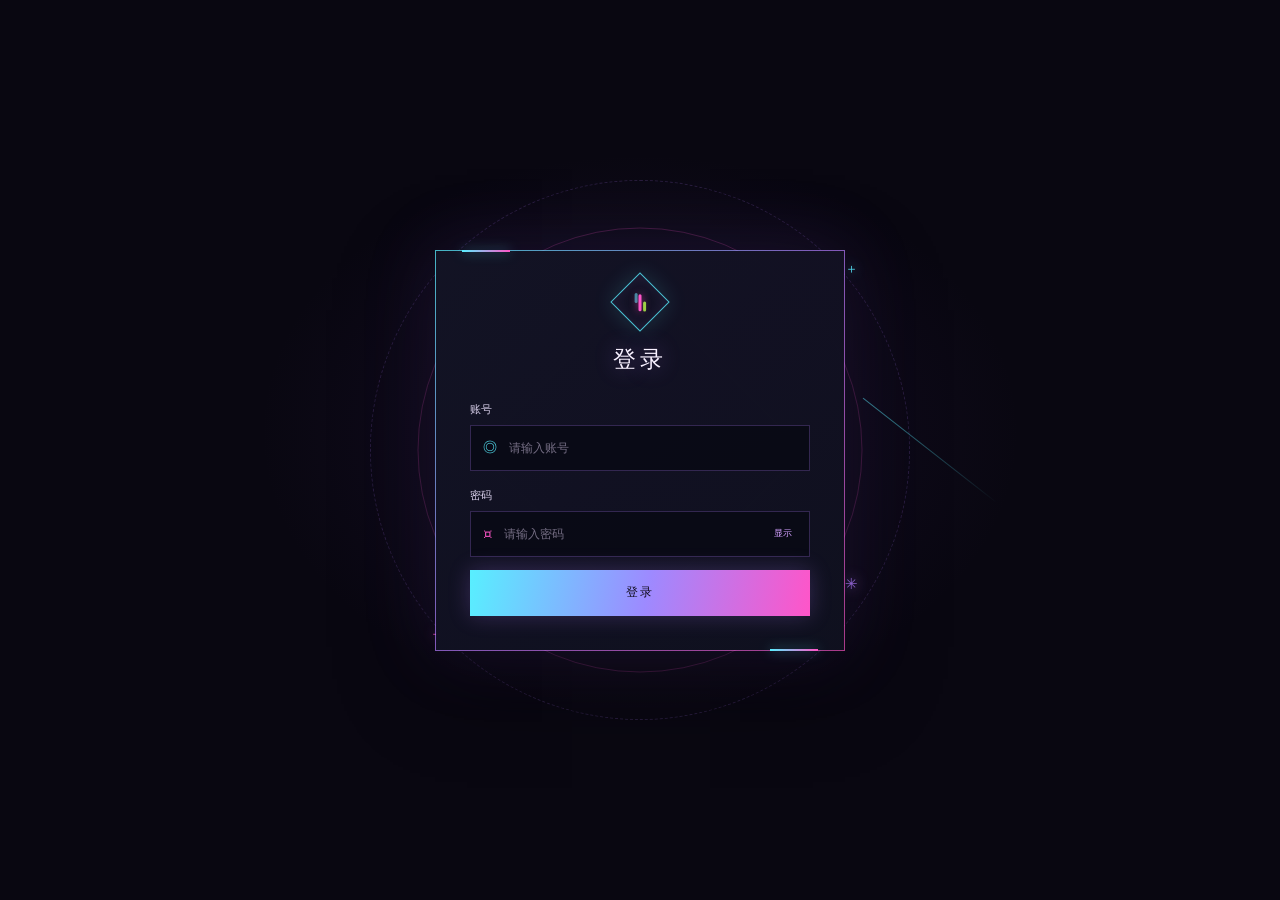
<file: index.html>
<!doctype html>
<html lang="zh-CN">
  <head>
    <meta charset="utf-8">
    <meta name="viewport" content="width=device-width, initial-scale=1">
    <meta name="theme-color" content="#090711">
    <title>炼金术师论坛 — 连接已建立</title>
    <link rel="stylesheet" href="assets/css/forum.css">
    <script src="assets/js/navigation.js" defer></script>
    <script src="assets/js/open-links-in-new-tab.js" defer></script>
    <script src="assets/js/avatar-profile-links.js" defer></script>
    <script src="assets/js/forum.js" defer></script>
  </head>
  <body data-page="home">
    <div class="ambient ambient--home" aria-hidden="true"></div>
    <div id="site-navigation"></div>
    <div class="site-shell">
      <main>
        <section class="community-toolbar" aria-label="活跃用户和搜索">
          <div class="active-users">
            <span class="active-users-count">6</span>
            <span class="active-users-label"><span class="active-users-term" tabindex="0" title="活跃用户：指近期发表或回复过帖子的用户（管理员除外）">本周活跃用户</span></span>
          </div>
          <form class="search-box" data-search-form>
            <span class="search-icon" aria-hidden="true"></span>
            <label class="visually-hidden" for="home-search">搜索帖子关键词</label>
            <input id="home-search" type="search" placeholder="搜索帖子、关键词…" autocomplete="off">
            <button type="submit">搜索</button>
          </form>
        </section>
        <p class="stats-note">当前仅显示最近一周的帖子。想查看更久远的帖子，请搜索关键词。</p>

        <section class="content-section board-section">
          <div class="section-heading">
            <h2>讨论<span>版块</span></h2>
          </div>
          <div class="board-tabs" role="tablist" aria-label="按版块筛选讨论">
            <button class="board-tab is-active" type="button" role="tab" id="board-tab-interest" aria-selected="true" aria-controls="recent-posts" data-board="兴趣爱好">兴趣爱好</button>
            <button class="board-tab" type="button" role="tab" id="board-tab-chat" aria-selected="false" aria-controls="recent-posts" tabindex="-1" data-board="闲聊吐槽">闲聊吐槽</button>
            <button class="board-tab" type="button" role="tab" id="board-tab-help" aria-selected="false" aria-controls="recent-posts" tabindex="-1" data-board="求助答疑">求助答疑</button>
            <button class="board-tab" type="button" role="tab" id="board-tab-notice" aria-selected="false" aria-controls="recent-posts" tabindex="-1" data-board="站务公告">站务公告</button>
          </div>
          <div id="recent-posts" class="post-list" aria-live="polite">
            <div class="loading-row"><span class="loader"></span>正在接收社区信号…</div>
          </div>
        </section>
      </main>

      <footer class="site-footer">
        <a class="footer-brand" href="index.html">炼金术师论坛 <span>© 2026</span></a>
      </footer>
    </div>
    <div class="toast" role="status" aria-live="polite"></div>
  </body>
</html>
</file>
<file: assets/css/forum.css>
:root {
  color-scheme: dark;
  --bg: #090711;
  --panel: #11101d;
  --panel-raised: #191629;
  --line: rgba(197, 177, 235, .14);
  --muted: #8b829b;
  --soft: #c2b9d1;
  --text: #f5f0ff;
  --lime: #b17cff;
  --cyan: #58efff;
  --violet: #b17cff;
  --pink: #ff55c8;
  --mono: "DM Mono", Consolas, monospace;
  font-family: "Manrope", "Noto Sans SC", sans-serif;
  background: var(--bg);
  color: var(--text);
  font-synthesis: none;
  text-rendering: optimizeLegibility;
}

* { box-sizing: border-box; }
html { min-width: 320px; min-height: 100%; background: var(--bg); }
body { min-width: 320px; min-height: 100vh; margin: 0; overflow-x: hidden; }
button, input { font: inherit; }
button, a { -webkit-tap-highlight-color: transparent; }
a { color: inherit; text-decoration: none; }
button { color: inherit; }
[hidden] { display: none !important; }
.visually-hidden { position: absolute; width: 1px; height: 1px; padding: 0; margin: -1px; overflow: hidden; clip: rect(0, 0, 0, 0); white-space: nowrap; border: 0; }

.ambient { position: fixed; inset: 0; z-index: -1; pointer-events: none; overflow: hidden; background-image: linear-gradient(rgba(132, 179, 178, .026) 1px, transparent 1px), linear-gradient(90deg, rgba(132, 179, 178, .026) 1px, transparent 1px); background-size: 56px 56px; mask-image: linear-gradient(to bottom, black, transparent 82%); }
.ambient::before, .ambient::after { content: ""; position: absolute; border-radius: 50%; filter: blur(1px); }
.ambient--home::before { width: 560px; height: 560px; right: -170px; top: 2%; background: radial-gradient(circle, rgba(40, 175, 255, .15), transparent 68%); }
.ambient--home::after { width: 570px; height: 570px; left: -330px; top: 38%; background: radial-gradient(circle, rgba(255, 65, 196, .11), transparent 70%); }
.ambient--login::before { width: 580px; height: 580px; left: -200px; top: -260px; background: radial-gradient(circle, rgba(112, 255, 193, .12), transparent 70%); }
.ambient--login::after { width: 620px; height: 620px; right: -260px; bottom: -330px; background: radial-gradient(circle, rgba(131, 101, 238, .12), transparent 70%); }

.site-shell { width: min(1120px, calc(100% - 64px)); margin: 0 auto; }
.site-header { width: 100%; height: 82px; padding: 0 max(20px, calc((100% - 1280px) / 2)); display: flex; align-items: center; justify-content: space-between; border-bottom: 1px solid var(--line); position: relative; z-index: 5; }
.brand { display: inline-flex; align-items: center; gap: 12px; min-width: 245px; }
.brand-mark { width: 34px; height: 34px; display: flex; align-items: center; justify-content: center; gap: 3px; border: 1px solid rgba(88, 239, 255, .62); box-shadow: 0 0 15px rgba(88, 239, 255, .11); transform: rotate(45deg); }
.brand-mark i { display: block; width: 3px; border-radius: 3px; background: var(--cyan); transform: rotate(-45deg); }
.brand-mark i:nth-child(1) { height: 10px; opacity: .56; }
.brand-mark i:nth-child(2) { height: 17px; background: var(--pink); box-shadow: 0 0 9px rgba(255, 85, 200, .55); }
.brand-mark i:nth-child(3) { height: 10px; opacity: .8; background: var(--lime); }
.brand-copy { display: grid; gap: 4px; }
.brand-copy strong { font-size: 16px; font-weight: 700; letter-spacing: .07em; }
.brand-copy small { color: #78868b; font: 9px var(--mono); letter-spacing: .15em; }
.header-center { color: var(--muted); font: 10px var(--mono); letter-spacing: .08em; }
.status-dot, .tiny-live { width: 6px; height: 6px; display: inline-block; margin-right: 8px; border-radius: 50%; background: var(--lime); box-shadow: 0 0 10px rgba(177, 124, 255, .7); vertical-align: 1px; }
.account-menu { position: relative; }
.account-trigger { min-height: 42px; padding: 4px 0 4px 8px; display: flex; align-items: center; gap: 10px; border: 0; background: transparent; cursor: pointer; }
.account-trigger img { width: 34px; height: 34px; object-fit: cover; border-radius: 50%; border: 1px solid rgba(88, 239, 255, .55); }
.account-name { max-width: 190px; overflow: hidden; color: #dce6e4; font-size: 13px; text-overflow: ellipsis; white-space: nowrap; }
.chevron { color: #81908f; font-size: 18px; margin-left: 2px; }
.account-dropdown { position: absolute; top: calc(100% + 7px); right: 0; width: 190px; padding: 7px; border: 1px solid var(--line); background: #11191f; box-shadow: 0 16px 36px #0008; opacity: 0; visibility: hidden; transform: translateY(-5px); transition: .18s ease; }
.account-menu:hover .account-dropdown, .account-menu:focus-within .account-dropdown, .account-menu.is-open .account-dropdown { opacity: 1; visibility: visible; transform: translateY(0); }
.account-dropdown a, .account-dropdown button { width: 100%; padding: 11px 10px; display: flex; justify-content: space-between; color: #bac6c5; font-size: 12px; text-align: left; background: transparent; border: 0; cursor: pointer; }
.account-dropdown a:hover, .account-dropdown button:hover { color: var(--lime); background: rgba(177, 124, 255, .08); }

.welcome-grid { min-height: 363px; padding: 57px 0 38px; display: grid; grid-template-columns: 1.2fr .8fr; gap: 40px; align-items: center; }
.eyebrow { margin: 0 0 18px; color: #849394; font: 9px var(--mono); letter-spacing: .16em; }
.eyebrow > span:first-child { color: var(--lime); }
.welcome-copy h1, .login-intro h1 { margin: 0; font-size: clamp(36px, 4.1vw, 54px); font-weight: 700; letter-spacing: -.055em; line-height: 1.25; }
.welcome-copy h1 > span, .login-intro h1 > span { color: var(--lime); }
.welcome-description { max-width: 450px; margin: 14px 0 22px; color: #93a19f; font-size: 12px; line-height: 1.9; }
.search-box { width: min(495px, 100%); height: 48px; padding: 4px 5px 4px 15px; display: flex; align-items: center; gap: 12px; border: 1px solid rgba(190, 224, 215, .2); background: rgba(16, 23, 30, .83); transition: border-color .2s, box-shadow .2s; }
.search-box:focus-within { border-color: rgba(88, 239, 255, .65); box-shadow: 0 0 0 3px rgba(88, 239, 255, .07); }
.search-icon { width: 13px; height: 13px; position: relative; display: block; flex: 0 0 13px; border: 1px solid #7e918f; border-radius: 50%; }
.search-icon::after { content: ""; width: 5px; height: 1px; position: absolute; right: -4px; bottom: -2px; background: #7e918f; transform: rotate(48deg); }
.search-box input { width: 100%; min-width: 40px; height: 100%; color: var(--text); font-size: 12px; outline: none; border: 0; background: transparent; }
.search-box input::placeholder { color: #74817f; }
.search-box button { height: 38px; flex: 0 0 auto; padding: 0 15px; display: flex; align-items: center; gap: 12px; color: #100c1b; font-size: 11px; font-weight: 700; border: 0; background: linear-gradient(100deg, var(--cyan), #9d8aff 52%, var(--pink)); cursor: pointer; transition: filter .2s; }
.search-box button:hover { filter: brightness(1.1); }
.search-hint { margin: 9px 0 0; color: #677573; font: 9px var(--mono); }
.keycap { margin-right: 4px; color: #96aaa3; font-size: 13px; }

.signal-card { min-height: 264px; padding: 17px 19px 14px; position: relative; border: 1px solid rgba(177, 124, 255, .25); background: linear-gradient(145deg, rgba(24, 20, 42, .9), rgba(12, 17, 31, .92)); overflow: hidden; }
.signal-card::before { content: ""; width: 180px; height: 180px; position: absolute; top: 27px; left: calc(50% - 90px); border-radius: 50%; background: radial-gradient(circle, rgba(88, 239, 255, .12), rgba(255, 85, 200, .05) 45%, transparent 70%); }
.signal-card-top, .signal-card-bottom { display: flex; justify-content: space-between; color: #768984; font: 8px var(--mono); letter-spacing: .1em; }
.pulse-live { color: var(--lime); }
.signal-orbit { height: 155px; position: relative; display: flex; align-items: center; justify-content: center; }
.orbit { position: absolute; border: 1px solid rgba(88, 239, 255, .25); border-radius: 50%; }
.orbit--outer { width: 126px; height: 126px; border-style: dashed; animation: orbit-spin 34s linear infinite; }
.orbit--inner { width: 90px; height: 90px; border-color: rgba(255, 85, 200, .35); box-shadow: 0 0 28px rgba(88, 239, 255, .1), inset 0 0 28px rgba(177, 124, 255, .07); }
.orbit-core { width: 52px; height: 52px; display: grid; place-items: center; border: 1px solid rgba(88, 239, 255, .75); background: linear-gradient(145deg, rgba(88, 239, 255, .12), rgba(255, 85, 200, .1)); box-shadow: 0 0 26px rgba(177, 124, 255, .18); transform: rotate(45deg); }
.orbit-core span { color: var(--lime); font-size: 20px; transform: rotate(-45deg); }
.orbit-node { width: 6px; height: 6px; position: absolute; border-radius: 50%; background: var(--pink); box-shadow: 0 0 12px var(--pink); }
.orbit-node--one { top: 15px; left: calc(50% + 38px); }
.orbit-node--two { top: 99px; left: calc(50% - 64px); width: 4px; height: 4px; background: var(--cyan); box-shadow: 0 0 10px var(--cyan); }
.orbit-node--three { top: 41px; left: calc(50% - 51px); width: 3px; height: 3px; background: var(--violet); box-shadow: 0 0 8px var(--violet); }
.signal-caption { display: flex; align-items: center; justify-content: space-between; color: #9caaa4; font-size: 10px; }
.signal-caption strong { color: var(--lime); font-weight: 500; }
.signal-caption i { width: 5px; height: 5px; margin-left: 5px; display: inline-block; border-radius: 50%; background: var(--lime); }
.signal-meter { height: 2px; margin: 11px 0; background: #263331; }
.signal-meter span { width: 98.6%; height: 100%; display: block; background: linear-gradient(90deg, var(--cyan), var(--violet), var(--pink), var(--lime)); box-shadow: 0 0 8px rgba(177, 124, 255, .65); }
.signal-card-bottom { color: #667775; font-size: 7px; }
.signal-card-bottom span:last-child { color: #a7bbb1; }
@keyframes orbit-spin { to { transform: rotate(360deg); } }

.stats-strip { min-height: 76px; padding: 13px 17px; display: flex; align-items: center; gap: 20px; border: 1px solid var(--line); background: rgba(15, 22, 27, .74); }
.stat-item { display: flex; align-items: center; gap: 11px; }
.stat-icon { width: 29px; height: 29px; display: grid; place-items: center; color: var(--lime); font-size: 14px; border: 1px solid rgba(177, 124, 255, .27); background: rgba(177, 124, 255, .07); }
.stat-icon--posts { color: var(--violet); border-color: rgba(180, 162, 255, .2); background: rgba(180, 162, 255, .05); }
.stat-icon--signal { color: var(--cyan); border-color: rgba(109, 229, 218, .2); background: rgba(109, 229, 218, .05); }
.stat-label { display: grid; gap: 3px; }
.stat-label strong { font: 15px var(--mono); color: #e7f0ec; }
.stat-unit { margin-left: 2px; color: var(--cyan); font-size: 10px; }
.stat-label small { color: #788782; font-size: 9px; }
.active-users-term { text-decoration: underline; text-decoration-style: dotted; text-underline-offset: 3px; cursor: help; }
.stat-divider { width: 1px; height: 31px; background: var(--line); }
.stats-note { max-width: 300px; margin: 0 0 0 auto; color: #75817d; font-size: 9px; line-height: 1.7; text-align: right; }

.content-section { padding-top: 48px; }
.section-heading { margin-bottom: 19px; display: flex; align-items: end; justify-content: space-between; }
.section-heading .eyebrow { margin-bottom: 9px; }
.section-heading h2 { margin: 0; font-size: 23px; font-weight: 600; letter-spacing: -.04em; }
.section-heading h2 span { margin-left: 5px; color: var(--lime); }
.section-aside { padding-bottom: 3px; color: #81908c; font-size: 10px; }
.section-aside b { margin-left: 9px; color: var(--lime); font-weight: 400; }
.board-grid { display: grid; grid-template-columns: repeat(4, 1fr); gap: 11px; }
.board-card { min-height: 165px; padding: 14px 14px 12px; display: flex; flex-direction: column; position: relative; border: 1px solid var(--line); background: linear-gradient(150deg, rgba(25, 20, 40, .94), rgba(13, 17, 29, .96)); overflow: hidden; transition: transform .2s, border-color .2s, background .2s; }
.board-card::after { content: ""; width: 100px; height: 100px; position: absolute; top: 16px; right: -28px; border: 1px solid currentColor; border-radius: 50%; opacity: .075; transition: transform .25s; }
.board-card:hover { transform: translateY(-3px); background: linear-gradient(150deg, rgba(38, 27, 57, .98), rgba(15, 20, 35, .98)); }
.board-card:hover::after { transform: scale(1.18); }
.board-card--lime { color: var(--lime); }
.board-card--violet { color: var(--violet); }
.board-card--pink { color: var(--pink); }
.board-card--cyan { color: var(--cyan); }
.board-index { color: #72807d; font: 8px var(--mono); letter-spacing: .1em; }
.board-symbol { margin: 10px 0 4px; color: currentColor; font-size: 21px; line-height: 1; }
.board-title { color: #e5eeea; font-size: 14px; font-weight: 600; }
.board-description { margin-top: 6px; color: #84918c; font-size: 9px; line-height: 1.6; }
.board-bottom { margin-top: auto; padding-top: 13px; display: flex; justify-content: space-between; align-items: center; color: #677570; font: 7px var(--mono); letter-spacing: .04em; }
.board-bottom b { color: currentColor; font-size: 13px; font-weight: 400; }

.recent-section { padding-top: 43px; }
.section-heading--compact { margin-bottom: 14px; }
.section-heading--compact h2 { font-size: 21px; }
.tiny-live { width: 5px; height: 5px; margin: 0 0 1px 4px; }
.post-list { border-top: 1px solid var(--line); }
.post-row { min-height: 72px; padding: 12px 13px; display: grid; grid-template-columns: minmax(0, 1fr) auto; align-items: center; gap: 13px; border-bottom: 1px solid var(--line); transition: background .18s; }
.post-row:hover { background: rgba(177, 124, 255, .035); }
.post-avatar { width: 36px; height: 36px; display: grid; place-items: center; color: var(--lime); font-size: 12px; border: 1px solid rgba(88, 239, 255, .3); background: linear-gradient(145deg, rgba(88, 239, 255, .12), rgba(255, 85, 200, .07)); }
.post-main { min-width: 0; }
.post-meta { margin-bottom: 5px; display: flex; align-items: center; gap: 8px; color: #788984; font: 9px var(--mono); }
.post-tag { padding: 2px 5px; color: var(--cyan); border: 1px solid rgba(109, 229, 218, .23); background: rgba(109, 229, 218, .05); }
.post-tag--pinned { color: var(--lime); border-color: rgba(177, 124, 255, .3); background: rgba(177, 124, 255, .08); }
.post-title { display: block; overflow: hidden; color: #e0e9e5; font-size: 14px; font-weight: 500; text-overflow: ellipsis; white-space: nowrap; }
.post-title--fake { cursor: pointer; }
.post-author { margin: 5px 0 0; color: #8e85a0; font-size: 11px; }
.post-count { padding: 6px 8px; color: #98a49e; font: 10px var(--mono); border: 1px solid var(--line); white-space: nowrap; }
.loading-row, .empty-row, .error-row { min-height: 70px; display: flex; align-items: center; gap: 10px; color: #82908a; font-size: 11px; }
.error-row { color: #ff9b9b; }
.loader { width: 12px; height: 12px; display: inline-block; flex: 0 0 12px; border: 1px solid rgba(177, 124, 255, .28); border-top-color: var(--lime); border-radius: 50%; animation: orbit-spin .8s linear infinite; }

.site-footer { min-height: 68px; margin-top: 44px; display: flex; justify-content: space-between; align-items: center; border-top: 1px solid var(--line); color: #817894; font-size: 10px; }
.footer-brand { color: #a9b6b0; letter-spacing: .04em; }
.footer-brand span { margin-left: 8px; color: #64716c; font: 9px var(--mono); }
.footer-status { font: 8px var(--mono); letter-spacing: .1em; }
.footer-status i, .login-card-footer i { width: 5px; height: 5px; margin-right: 5px; display: inline-block; border-radius: 50%; background: var(--lime); box-shadow: 0 0 8px rgba(177, 124, 255, .6); }
.footer-coordinates { font: 8px var(--mono); letter-spacing: .12em; }
.toast { max-width: min(420px, calc(100% - 40px)); padding: 12px 17px; position: fixed; right: 22px; bottom: 22px; z-index: 20; color: #e8f1ed; font-size: 12px; border: 1px solid rgba(177, 124, 255, .38); background: #11101dee; box-shadow: 0 12px 35px #0008; opacity: 0; pointer-events: none; transform: translateY(7px); transition: .2s; }
.toast.is-visible { opacity: 1; transform: translateY(0); }

.login-shell { width: min(1080px, calc(100% - 64px)); min-height: 100vh; margin: 0 auto; display: flex; flex-direction: column; }
.login-brand { min-height: 82px; }
.login-layout { flex: 1; display: grid; grid-template-columns: 1.08fr .92fr; align-items: center; gap: 70px; padding: 30px 0 50px; }
.login-intro { padding-bottom: 12px; position: relative; }
.login-intro .eyebrow { margin-bottom: 20px; }
.login-intro h1 { font-size: clamp(39px, 5vw, 61px); }
.login-intro > p:not(.eyebrow) { max-width: 390px; margin: 16px 0 0; color: #9aa8a3; font-size: 12px; line-height: 1.9; }
.login-decoration { width: 310px; height: 170px; margin-top: 30px; position: relative; }
.deco-ring { position: absolute; border: 1px solid rgba(195, 255, 98, .2); border-radius: 50%; }
.deco-ring--one { width: 120px; height: 120px; top: 8px; left: 32px; border-style: dashed; }
.deco-ring--two { width: 76px; height: 76px; top: 30px; left: 54px; border-color: rgba(109, 229, 218, .26); }
.deco-ring--two::after { content: ""; width: 26px; height: 26px; position: absolute; top: 24px; left: 24px; border: 1px solid var(--lime); transform: rotate(45deg); box-shadow: 0 0 18px rgba(195, 255, 98, .12); }
.deco-cross { position: absolute; color: var(--lime); font: 13px var(--mono); }
.deco-cross--one { top: 0; left: 176px; }
.deco-cross--two { top: 106px; left: 12px; color: var(--cyan); }
.deco-line { width: 100px; height: 1px; position: absolute; top: 67px; left: 164px; background: linear-gradient(90deg, rgba(195, 255, 98, .45), transparent); }
.deco-label { position: absolute; bottom: 4px; left: 165px; color: #6d7c76; font: 8px var(--mono); letter-spacing: .15em; }
.deco-label span { color: var(--lime); }
.login-card { width: 100%; max-width: 400px; justify-self: end; padding: 30px 30px 20px; position: relative; border: 1px solid rgba(191, 222, 213, .17); background: linear-gradient(145deg, rgba(18, 27, 32, .96), rgba(13, 19, 26, .96)); box-shadow: 0 24px 80px rgba(0, 0, 0, .26); }
.login-card::before, .login-card::after { content: ""; width: 22px; height: 1px; position: absolute; background: var(--lime); }
.login-card::before { top: -1px; left: 23px; }
.login-card::after { right: 23px; bottom: -1px; }
.login-card-heading { margin-bottom: 24px; }
.card-overline { color: #82928a; font: 8px var(--mono); letter-spacing: .13em; }
.card-overline i { width: 5px; height: 5px; margin-left: 5px; display: inline-block; border-radius: 50%; background: var(--lime); box-shadow: 0 0 8px var(--lime); }
.login-card-heading h2 { margin: 16px 0 5px; font-size: 25px; font-weight: 600; }
.login-card-heading h2 span { color: var(--lime); }
.login-card-heading p { margin: 0; color: #82908d; font-size: 10px; }
.login-form { display: flex; flex-direction: column; }
.login-form label { margin: 0 0 8px; display: flex; justify-content: space-between; align-items: center; color: #d0dbd6; font-size: 10px; }
.login-form label:not(:first-child) { margin-top: 18px; }
.login-form label span { color: #687873; font: 8px var(--mono); letter-spacing: .1em; }
.input-wrap { height: 44px; padding: 0 12px; display: flex; align-items: center; gap: 10px; border: 1px solid rgba(168, 198, 188, .17); background: rgba(6, 11, 15, .42); transition: border-color .18s; }
.input-wrap:focus-within { border-color: rgba(195, 255, 98, .6); }
.input-icon { color: #91a89a; font-size: 14px; }
.input-icon--lock { font-size: 17px; }
.input-wrap input { width: 100%; height: 100%; color: #eef5f1; font-size: 11px; outline: 0; border: 0; background: transparent; }
.input-wrap input::placeholder { color: #586762; }
.password-toggle { flex: 0 0 auto; padding: 5px; color: #85938e; font-size: 9px; white-space: nowrap; border: 0; background: transparent; cursor: pointer; }
.password-toggle:hover { color: var(--lime); }
.form-message { min-height: 17px; margin: 9px 0 0; color: #ff8e9d; font-size: 9px; }
.form-message.is-success { color: var(--lime); }
.login-submit { height: 45px; margin-top: 1px; padding: 0 14px; display: flex; align-items: center; justify-content: space-between; color: #11170c; font-size: 11px; font-weight: 700; letter-spacing: .04em; border: 0; background: var(--lime); cursor: pointer; transition: filter .2s, transform .2s; }
.login-submit:hover { filter: brightness(1.08); transform: translateY(-1px); }
.login-submit b { font-size: 16px; font-weight: 500; }
.login-card-footer { margin-top: 20px; padding-top: 14px; display: flex; justify-content: space-between; color: #65736d; font: 7px var(--mono); border-top: 1px solid var(--line); }
.login-card-footer i { width: 4px; height: 4px; }
.login-footer { min-height: 62px; display: flex; justify-content: space-between; align-items: center; color: #6c7973; font-size: 9px; border-top: 1px solid var(--line); }
.login-footer > span:first-child i { color: var(--lime); font-style: normal; }
.login-success { position: fixed; inset: 0; z-index: 10; display: grid; place-items: center; padding: 20px; background: rgba(5, 9, 12, .88); backdrop-filter: blur(10px); }
.success-panel { width: min(390px, 100%); padding: 34px 30px 27px; text-align: center; border: 1px solid rgba(195, 255, 98, .27); background: linear-gradient(145deg, #15201f, #10161d); box-shadow: 0 0 70px rgba(106, 255, 194, .08); animation: success-in .35s ease both; }
@keyframes success-in { from { opacity: 0; transform: translateY(8px) scale(.98); } to { opacity: 1; transform: translateY(0) scale(1); } }
.success-check { width: 42px; height: 42px; margin: 0 auto 18px; display: grid; place-items: center; color: var(--lime); font-size: 19px; border: 1px solid rgba(195, 255, 98, .48); border-radius: 50%; box-shadow: 0 0 22px rgba(195, 255, 98, .13); }
.success-panel .eyebrow { margin-bottom: 7px; }
.success-panel h2 { margin: 0 0 21px; font-size: 22px; }
.success-user { padding: 12px; display: flex; align-items: center; gap: 11px; text-align: left; border: 1px solid var(--line); background: rgba(5, 10, 14, .38); }
.success-user img { width: 42px; height: 42px; object-fit: cover; border-radius: 50%; border: 1px solid rgba(195, 255, 98, .5); }
.success-user div { display: grid; gap: 5px; }
.success-user strong { color: #e4eee8; font-size: 10px; font-weight: 600; }
.success-user span { color: #82908a; font-size: 9px; }
.success-loading { margin: 21px 0 0; display: flex; align-items: center; justify-content: center; gap: 9px; color: #a9b6ae; font-size: 10px; }

body[data-page="home"] {
  --lime: #b17cff;
  --cyan: #58efff;
  --violet: #b17cff;
  --pink: #ff55c8;
}

body[data-page="home"] .community-toolbar {
  margin-top: 34px;
  display: flex;
  align-items: center;
  justify-content: space-between;
  gap: 22px;
}

body[data-page="home"] .active-users {
  min-width: 155px;
  display: flex;
  align-items: center;
  gap: 12px;
}

body[data-page="home"] .active-users-count {
  color: var(--cyan);
  font: 600 25px var(--mono);
  text-shadow: 0 0 18px rgba(88, 239, 255, .34);
}

body[data-page="home"] .active-users-label {
  color: #bdb4cf;
  font-size: 12px;
}

body[data-page="home"] .search-box {
  width: min(430px, 65%);
}

body[data-page="home"] .search-box button {
  height: 34px;
  padding: 0 17px;
}

body[data-page="home"] .stats-note {
  max-width: none;
  margin: 9px 0 0;
  text-align: left;
  font-size: 10px;
}

body[data-page="home"] .board-section {
  padding-top: 40px;
}

body[data-page="home"] .section-heading {
  margin-bottom: 12px;
}

body[data-page="home"] .board-tabs {
  display: flex;
  align-items: end;
  gap: 5px;
  overflow-x: auto;
  overflow-y: hidden;
  border-bottom: 1px solid var(--line);
  scrollbar-width: thin;
}

body[data-page="home"] .board-tab {
  min-height: 42px;
  padding: 0 19px;
  position: relative;
  flex: 0 0 auto;
  color: #968ca7;
  font-size: 12px;
  border: 1px solid transparent;
  border-bottom: 0;
  background: transparent;
  cursor: pointer;
  transition: color .18s, background .18s, border-color .18s;
}

body[data-page="home"] .board-tab:hover {
  color: var(--cyan);
}

body[data-page="home"] .board-tab.is-active {
  color: #f4edff;
  border-color: var(--line);
  background: linear-gradient(180deg, rgba(177, 124, 255, .13), rgba(177, 124, 255, .025));
}

body[data-page="home"] .board-tab.is-active::after {
  content: "";
  height: 2px;
  position: absolute;
  right: 10px;
  bottom: -1px;
  left: 10px;
  background: linear-gradient(90deg, var(--cyan), var(--violet), var(--pink));
  box-shadow: 0 0 11px rgba(177, 124, 255, .5);
}

body[data-page="home"] .post-row {
  grid-template-columns: minmax(0, 1fr) auto;
  gap: 14px;
  padding-left: 12px;
}

body[data-page="home"] .recent-section {
  padding-top: 38px;
}

body[data-page="home"] .site-footer {
  justify-content: flex-start;
}

@media (max-width: 600px) {
  body[data-page="home"] .community-toolbar {
    margin-top: 24px;
    gap: 12px;
  }

  body[data-page="home"] .active-users {
    min-width: auto;
    gap: 8px;
  }

  body[data-page="home"] .active-users-count {
    font-size: 22px;
  }

  body[data-page="home"] .active-users-label {
    max-width: 80px;
    font-size: 10px;
    line-height: 1.5;
  }

  body[data-page="home"] .search-box {
    width: min(270px, 68%);
    height: 42px;
    gap: 8px;
    padding-left: 10px;
  }

  body[data-page="home"] .search-box input {
    font-size: 10px;
  }

  body[data-page="home"] .search-box button {
    height: 32px;
    padding: 0 11px;
    font-size: 10px;
  }

  body[data-page="home"] .board-section {
    padding-top: 32px;
  }

  body[data-page="home"] .board-tab {
    min-height: 39px;
    padding: 0 13px;
    font-size: 11px;
  }

  body[data-page="home"] .post-row {
    grid-template-columns: minmax(0, 1fr) auto;
    gap: 8px;
  }

  body[data-page="home"] .post-count {
    padding: 5px;
    font-size: 9px;
  }
}

@media (max-width: 820px) {
  .site-shell, .login-shell { width: min(100% - 40px, 620px); }
  .header-center { display: none; }
  .welcome-grid { grid-template-columns: 1fr .78fr; gap: 20px; }
  .signal-card { padding-right: 13px; padding-left: 13px; }
  .board-grid { grid-template-columns: repeat(2, 1fr); }
  .stats-strip { flex-wrap: wrap; gap: 14px; }
  .stats-note { max-width: 100%; flex-basis: 100%; margin: 0; text-align: left; }
  .login-layout { gap: 36px; }
}
@media (max-width: 600px) {
  .site-shell, .login-shell { width: calc(100% - 32px); }
  .site-header, .login-brand { min-height: 70px; height: 70px; }
  .brand { min-width: 0; gap: 9px; }
  .brand-mark { width: 29px; height: 29px; }
  .brand-copy strong { font-size: 13px; }
  .brand-copy small { font-size: 7px; }
  .account-trigger { gap: 6px; }
  .account-trigger img { width: 31px; height: 31px; }
  .account-name { max-width: 90px; font-size: 10px; }
  .chevron { font-size: 15px; }
  .welcome-grid { padding: 38px 0 23px; grid-template-columns: 1fr; gap: 23px; }
  .welcome-copy h1 { font-size: 39px; }
  .welcome-description { margin: 11px 0 17px; font-size: 11px; }
  .signal-card { min-height: 237px; }
  .signal-orbit { height: 136px; }
  .orbit--outer { width: 112px; height: 112px; }
  .orbit--inner { width: 80px; height: 80px; }
  .stats-strip { padding: 12px; gap: 10px; justify-content: space-between; }
  .stat-item { gap: 7px; }
  .stat-icon { width: 25px; height: 25px; font-size: 12px; }
  .stat-label strong { font-size: 13px; }
  .stat-label small { font-size: 8px; }
  .stat-divider { height: 25px; }
  .stats-note { font-size: 8px; }
  .content-section { padding-top: 35px; }
  .section-heading h2 { font-size: 20px; }
  .section-aside { font-size: 9px; }
  .board-grid { gap: 8px; }
  .board-card { min-height: 156px; padding: 12px 10px 10px; }
  .board-title { font-size: 12px; }
  .board-description { font-size: 8px; }
  .board-bottom { font-size: 6px; }
  .post-row { grid-template-columns: 32px 1fr auto; gap: 9px; padding: 11px 5px; }
  .post-avatar { width: 31px; height: 31px; }
  .post-title { font-size: 12px; }
  .post-excerpt { max-width: 210px; font-size: 9px; }
  .post-count { padding: 5px; font-size: 8px; }
  .site-footer { min-height: 64px; margin-top: 29px; flex-wrap: wrap; gap: 4px; }
  .footer-status { display: none; }
  .footer-coordinates { font-size: 7px; }
  .login-layout { grid-template-columns: 1fr; gap: 28px; padding: 24px 0 38px; }
  .login-intro { padding: 0; }
  .login-intro .eyebrow { margin-bottom: 13px; }
  .login-intro h1 { font-size: 39px; }
  .login-intro > p:not(.eyebrow) { margin-top: 10px; font-size: 10px; }
  .login-decoration { display: none; }
  .login-card { max-width: none; padding: 25px 21px 17px; }
  .login-card-heading { margin-bottom: 20px; }
  .login-card-heading h2 { margin-top: 12px; }
  .login-footer { min-height: 54px; font-size: 8px; }
  .login-footer .footer-coordinates { font-size: 7px; }
  .success-panel { padding: 28px 20px 23px; }
}

body[data-page="post"] {
  --lime: #b17cff;
  --cyan: #58efff;
  --violet: #b17cff;
  --pink: #ff55c8;
}

body[data-page="search"] {
  --lime: #b17cff;
  --cyan: #58efff;
  --violet: #b17cff;
  --pink: #ff55c8;
}

body[data-page="search"] .search-page {
  min-height: 55vh;
  padding-top: 39px;
}

.search-page h1 {
  margin: 0 0 18px;
  font-size: clamp(24px, 3.4vw, 32px);
}

.search-page-form {
  width: min(620px, 100%);
  height: 52px;
}

.search-page-form button { height: 40px; }
.search-summary { margin: 28px 0 14px; color: #d8d0e4; font-size: 15px; line-height: 1.7; }
body[data-page="search"] .post-list { border-top-color: var(--line); }

body[data-page="post"] .post-detail-page {
  min-height: 55vh;
  padding-top: 30px;
}

.post-breadcrumb {
  margin-bottom: 17px;
  display: flex;
  align-items: center;
  gap: 10px;
  color: #938aa1;
  font-size: 12px;
}

.post-breadcrumb a { color: var(--cyan); }
.post-breadcrumb a:hover { color: var(--pink); }

.post-detail-card,
.post-reply,
.reply-composer {
  border: 1px solid var(--line);
  background: linear-gradient(145deg, rgba(24, 20, 42, .88), rgba(12, 17, 31, .92));
}

.post-detail-heading { padding: 25px 27px 21px; }
.post-detail-tags { display: flex; gap: 8px; align-items: center; }
.post-detail-heading h1 { margin: 16px 0 20px; font-size: clamp(24px, 3.4vw, 34px); line-height: 1.45; }
.post-detail-author { display: flex; align-items: center; gap: 12px; }
.post-detail-avatar {
  width: 42px;
  height: 42px;
  flex: 0 0 42px;
  display: grid;
  place-items: center;
  object-fit: cover;
  color: var(--cyan);
  font-size: 16px;
  border: 1px solid rgba(88, 239, 255, .45);
  border-radius: 50%;
  background: linear-gradient(145deg, rgba(88, 239, 255, .13), rgba(255, 85, 200, .1));
}
.post-detail-avatar--anonymous {
  position: relative;
  overflow: hidden;
  border-color: var(--avatar-color);
  background: color-mix(in srgb, var(--avatar-color) 22%, #090711);
  box-shadow: 0 0 12px color-mix(in srgb, var(--avatar-color) 28%, transparent);
}
.post-detail-avatar--anonymous::before {
  content: "";
  position: absolute;
  inset: 5px;
  background: var(--avatar-color);
  mask: var(--avatar-image) center / contain no-repeat;
  -webkit-mask: var(--avatar-image) center / contain no-repeat;
}
[data-profile-user-id] { cursor: pointer; }
[data-profile-user-id]:hover { filter: brightness(1.12); }
.post-detail-author > div { display: grid; gap: 4px; }
.post-detail-author strong { color: #e9e2f5; font-size: 14px; font-weight: 600; }
.post-detail-author > div > span { color: #92899f; font-size: 11px; }
.post-detail-content {
  min-height: 130px;
  padding: 25px 27px 30px;
  color: #d8d1e2;
  font-size: 16px;
  line-height: 1.95;
  white-space: pre-wrap;
  overflow-wrap: anywhere;
  border-top: 1px solid var(--line);
}
.post-detail-content strong,
.post-reply p strong { color: #c5a8ed; font-weight: 700; }

.post-replies { margin-top: 36px; }
.post-replies-heading { margin-bottom: 13px; display: flex; align-items: baseline; justify-content: space-between; }
.post-replies-heading h2 { margin: 0; font-size: 21px; }
.post-replies-heading > span { color: #a69cb4; font-size: 12px; }
.post-reply-list { display: grid; gap: 10px; }
.post-reply { padding: 18px 21px; }
.post-reply .post-detail-avatar { width: 38px; height: 38px; flex-basis: 38px; }
.post-reply p { margin: 14px 0 0 50px; color: #d2cbdd; font-size: 15px; line-height: 1.85; white-space: pre-wrap; overflow-wrap: anywhere; }
.post-replies-empty { color: #a69cb4; font-size: 13px; }
.reply-composer { margin-top: 23px; padding: 19px 21px; display: grid; justify-items: start; gap: 11px; }
.reply-composer label { color: #ddd5e8; font-size: 14px; font-weight: 600; }
.reply-composer textarea {
  width: 100%;
  min-height: 90px;
  padding: 12px 14px;
  resize: vertical;
  color: var(--text);
  font: inherit;
  font-size: 13px;
  line-height: 1.6;
  outline: none;
  border: 1px solid var(--line);
  background: rgba(7, 8, 17, .65);
}
.reply-composer textarea:focus { border-color: rgba(88, 239, 255, .55); }
.reply-composer textarea::placeholder { color: #92899f; }
.reply-composer button {
  min-height: 38px;
  padding: 0 17px;
  color: #a69cb4;
  font: inherit;
  font-size: 12px;
  border: 1px solid var(--line);
  background: #242032;
  cursor: not-allowed;
  opacity: .7;
}
.post-detail-page .error-row { min-height: 120px; display: block; padding: 25px; border: 1px solid var(--line); line-height: 1.8; }
.post-detail-page .error-row a { color: var(--cyan); text-decoration: underline; }

@media (max-width: 600px) {
  .site-header { padding-right: 16px; padding-left: 16px; }
  body[data-page="search"] .search-page { padding-top: 27px; }
  .search-page-form { height: 46px; gap: 8px; padding-left: 10px; }
  .search-page-form input { font-size: 11px; }
  .search-page-form button { height: 36px; padding: 0 12px; }
  .search-summary { margin-top: 22px; font-size: 14px; }
  body[data-page="post"] .post-detail-page { padding-top: 21px; }
  .post-detail-heading { padding: 20px 17px 18px; }
  .post-detail-heading h1 { margin: 13px 0 17px; font-size: 23px; }
  .post-detail-content { min-height: 110px; padding: 19px 17px 22px; font-size: 15px; }
  .post-replies { margin-top: 27px; }
  .post-replies-heading h2 { font-size: 19px; }
  .post-reply { padding: 15px; }
  .post-reply p { margin-left: 0; font-size: 14px; }
  .reply-composer { padding: 16px; }
}
@media (prefers-reduced-motion: reduce) {
  *, *::before, *::after { scroll-behavior: auto !important; animation-duration: .01ms !important; animation-iteration-count: 1 !important; transition-duration: .01ms !important; }
}

body[data-page="login"] {
  --lime: #baff4a;
  --cyan: #58efff;
  --violet: #b17cff;
  --pink: #ff55c8;
  background:
    radial-gradient(ellipse at 50% 48%, rgba(75, 45, 121, .19), transparent 42%),
    #090711;
}

body[data-page="login"] .ambient--login {
  background-image:
    linear-gradient(rgba(174, 139, 255, .035) 1px, transparent 1px),
    linear-gradient(90deg, rgba(174, 139, 255, .035) 1px, transparent 1px);
  background-size: 48px 48px;
  mask-image: radial-gradient(ellipse at center, black 5%, transparent 78%);
}

body[data-page="login"] .ambient--login::before {
  width: 620px;
  height: 620px;
  left: calc(50% - 580px);
  top: calc(50% - 390px);
  background: radial-gradient(circle, rgba(63, 232, 255, .16), transparent 68%);
}

body[data-page="login"] .ambient--login::after {
  width: 680px;
  height: 680px;
  right: calc(50% - 620px);
  bottom: calc(50% - 430px);
  background: radial-gradient(circle, rgba(255, 65, 196, .15), transparent 68%);
}

body[data-page="login"] .login-shell {
  width: 100%;
  min-height: 100vh;
  min-height: 100svh;
  margin: 0;
  padding: 28px 20px;
  position: relative;
  display: grid;
  place-items: center;
  isolation: isolate;
  overflow: hidden;
}

body[data-page="login"] .login-decoration {
  position: absolute;
  inset: 0;
  z-index: -1;
  width: auto;
  height: auto;
  margin: 0;
  overflow: hidden;
  pointer-events: none;
}

body[data-page="login"] .deco-ring {
  top: 50%;
  left: 50%;
  border-color: rgba(88, 239, 255, .23);
}

body[data-page="login"] .deco-ring--one {
  width: 540px;
  height: 540px;
  border-color: rgba(177, 124, 255, .18);
  transform: translate(-50%, -50%);
}

body[data-page="login"] .deco-ring--two {
  width: 445px;
  height: 445px;
  border-color: rgba(255, 85, 200, .22);
  transform: translate(-50%, -50%);
}

body[data-page="login"] .deco-ring--two::after {
  width: 230px;
  height: 230px;
  top: 106px;
  left: 106px;
  border-color: rgba(186, 255, 74, .4);
  box-shadow: 0 0 30px rgba(186, 255, 74, .13);
}

body[data-page="login"] .deco-cross {
  top: calc(50% - 190px);
  left: calc(50% + 205px);
  color: var(--cyan);
  text-shadow: 0 0 12px rgba(88, 239, 255, .8);
}

body[data-page="login"] .deco-cross--two {
  top: calc(50% + 175px);
  left: calc(50% - 210px);
  color: var(--pink);
  text-shadow: 0 0 12px rgba(255, 85, 200, .8);
}

body[data-page="login"] .deco-cross--three {
  top: calc(50% + 120px);
  left: calc(50% + 205px);
  color: var(--violet);
  font-size: 20px;
  text-shadow: 0 0 14px rgba(177, 124, 255, .9);
}

body[data-page="login"] .deco-line {
  width: 170px;
  top: 50%;
  left: calc(50% + 205px);
  background: linear-gradient(90deg, rgba(88, 239, 255, .6), rgba(255, 85, 200, 0));
  transform: rotate(38deg);
}

body[data-page="login"] .login-card {
  width: min(410px, 100%);
  max-width: none;
  padding: 30px 34px 34px;
  justify-self: auto;
  border: 1px solid transparent;
  background:
    linear-gradient(150deg, rgba(17, 14, 31, .97), rgba(10, 15, 27, .97)) padding-box,
    linear-gradient(135deg, rgba(88, 239, 255, .75), rgba(177, 124, 255, .7) 48%, rgba(255, 85, 200, .65)) border-box;
  box-shadow: 0 0 70px rgba(117, 74, 202, .16), 0 28px 90px rgba(0, 0, 0, .48);
}

body[data-page="login"] .login-card::before,
body[data-page="login"] .login-card::after {
  width: 48px;
  height: 2px;
  background: linear-gradient(90deg, var(--cyan), var(--pink));
  box-shadow: 0 0 12px rgba(88, 239, 255, .55);
}

body[data-page="login"] .login-card::before { top: -1px; left: 26px; }
body[data-page="login"] .login-card::after { right: 26px; bottom: -1px; }

body[data-page="login"] .login-mark {
  width: 42px;
  height: 42px;
  margin: 0 auto 21px;
  border-color: rgba(88, 239, 255, .8);
  box-shadow: 0 0 22px rgba(88, 239, 255, .16), inset 0 0 15px rgba(177, 124, 255, .1);
}

body[data-page="login"] .login-mark i:nth-child(1) { background: var(--cyan); }
body[data-page="login"] .login-mark i:nth-child(2) { background: var(--pink); box-shadow: 0 0 9px rgba(255, 85, 200, .8); }
body[data-page="login"] .login-mark i:nth-child(3) { background: var(--lime); }

body[data-page="login"] .login-title {
  margin: 0 0 27px;
  color: #f8f1ff;
  font-size: 23px;
  font-weight: 600;
  letter-spacing: .18em;
  text-align: center;
  text-shadow: 0 0 22px rgba(177, 124, 255, .38);
}

body[data-page="login"] .login-form label {
  margin: 0 0 8px;
  color: #d8cfea;
  font-size: 11px;
}

body[data-page="login"] .login-form label:not(:first-child) { margin-top: 17px; }

body[data-page="login"] .input-wrap {
  height: 46px;
  border-color: rgba(177, 124, 255, .25);
  background: rgba(5, 7, 16, .65);
}

body[data-page="login"] .input-wrap:focus-within {
  border-color: rgba(88, 239, 255, .76);
  box-shadow: 0 0 16px rgba(88, 239, 255, .1), inset 0 0 14px rgba(88, 239, 255, .035);
}

body[data-page="login"] .input-icon { color: var(--cyan); }
body[data-page="login"] .input-icon--lock { color: var(--pink); }
body[data-page="login"] .input-wrap input { font-size: 12px; }
body[data-page="login"] .input-wrap input::placeholder { color: #746d83; }
body[data-page="login"] .password-toggle { color: #cf9dfc; }
body[data-page="login"] .password-toggle:hover { color: var(--cyan); }
body[data-page="login"] .form-message { min-height: 0; margin: 0; font-size: 10px; }
body[data-page="login"] .form-message:not(:empty) { min-height: 28px; padding-top: 9px; }
body[data-page="login"] .form-message.is-success { color: var(--lime); }

body[data-page="login"] .login-submit {
  width: 100%;
  height: 46px;
  margin-top: 13px;
  justify-content: center;
  color: #100c1b;
  font-size: 12px;
  letter-spacing: .14em;
  background: linear-gradient(100deg, var(--cyan), #9d8aff 52%, var(--pink));
  box-shadow: 0 0 22px rgba(177, 124, 255, .24);
}

body[data-page="login"] .login-submit:hover {
  filter: brightness(1.12);
  box-shadow: 0 0 30px rgba(255, 85, 200, .27);
}

body[data-page="login"] .login-success {
  background: rgba(7, 5, 16, .88);
}

body[data-page="login"] .success-panel {
  width: min(360px, 100%);
  padding: 28px 24px;
  border: 1px solid rgba(177, 124, 255, .55);
  background: linear-gradient(145deg, #171226, #0d1421);
  box-shadow: 0 0 54px rgba(177, 124, 255, .17);
}

body[data-page="login"] .success-check {
  color: var(--cyan);
  border-color: rgba(88, 239, 255, .7);
  box-shadow: 0 0 22px rgba(88, 239, 255, .2);
}

body[data-page="login"] .success-panel h2 { margin-bottom: 18px; }

body[data-page="login"] .success-user {
  border-color: rgba(255, 85, 200, .24);
  background: rgba(5, 10, 20, .55);
}

body[data-page="login"] .success-user img { border-color: var(--cyan); }
body[data-page="login"] .success-user strong { font-size: 11px; }
body[data-page="login"] .success-loading { color: #d8cfea; }
body[data-page="login"] .success-loading .loader { border-top-color: var(--pink); border-left-color: var(--cyan); }

@media (max-width: 600px) {
  body[data-page="login"] .login-shell { width: 100%; padding: 20px; }
  body[data-page="login"] .login-card { padding: 28px 23px 29px; }
  body[data-page="login"] .deco-ring--one { width: 430px; height: 430px; }
  body[data-page="login"] .deco-ring--two { width: 360px; height: 360px; }
  body[data-page="login"] .deco-ring--two::after { width: 180px; height: 180px; top: 85px; left: 85px; }
  body[data-page="login"] .deco-cross--one { left: calc(50% + 170px); }
  body[data-page="login"] .deco-cross--two { left: calc(50% - 172px); }
  body[data-page="login"] .deco-cross--three { display: none; }
  body[data-page="login"] .deco-line { left: calc(50% + 164px); }
}

body[data-page="admin"],
body[data-page="user-search"],
body[data-page="user"] {
  --lime: #b17cff;
  --cyan: #58efff;
  --violet: #b17cff;
  --pink: #ff55c8;
}

.tool-page {
  min-height: 55vh;
  padding: 39px 0 56px;
}

.tool-eyebrow {
  margin: 0 0 11px;
  color: var(--cyan);
  font: 10px var(--mono);
  letter-spacing: .14em;
}

.tool-page > h1 {
  margin: 0;
  font-size: clamp(25px, 3.4vw, 34px);
  letter-spacing: -.035em;
}

.user-search-intro {
  margin: 21px 0 24px;
  border: 1px solid var(--line);
  background: linear-gradient(145deg, rgba(24, 20, 42, .72), rgba(12, 17, 31, .8));
}

.user-search-intro summary {
  padding: 15px 18px;
  display: flex;
  align-items: center;
  gap: 11px;
  color: #e8e0f2;
  font-size: 14px;
  font-weight: 600;
  list-style: none;
  cursor: pointer;
}

.user-search-intro summary::-webkit-details-marker { display: none; }
.user-search-intro summary::before {
  content: "";
  width: 0;
  height: 0;
  border-top: 5px solid transparent;
  border-bottom: 5px solid transparent;
  border-left: 6px solid var(--cyan);
  transition: transform .18s;
}
.user-search-intro[open] summary::before { transform: rotate(90deg); }
.user-search-intro-content { padding: 0 18px 14px 35px; color: #a69cb4; font-size: 12px; line-height: 1.8; }
.user-search-intro-content p { margin: 0 0 5px; }

.tool-description {
  margin: 12px 0 27px;
  color: #a69cb4;
  font-size: 13px;
  line-height: 1.7;
}

.admin-feature-list {
  display: grid;
  gap: 11px;
}

.admin-feature {
  width: 100%;
  min-height: 82px;
  padding: 15px 19px;
  display: flex;
  align-items: center;
  gap: 15px;
  color: var(--text);
  text-align: left;
  border: 1px solid var(--line);
  background: linear-gradient(145deg, rgba(24, 20, 42, .88), rgba(12, 17, 31, .92));
  cursor: pointer;
  transition: border-color .2s, background .2s, transform .2s;
}

.admin-feature:hover,
.admin-feature--available {
  border-color: rgba(88, 239, 255, .34);
}

.admin-feature:hover { transform: translateY(-1px); }
.admin-feature > span:nth-child(2) { flex: 1; display: grid; gap: 6px; }
.admin-feature strong { font-size: 14px; font-weight: 600; }
.admin-feature small { color: #988fa5; font-size: 11px; }

.admin-feature-icon {
  width: 38px;
  height: 38px;
  display: grid;
  place-items: center;
  color: var(--cyan);
  font-size: 20px;
  border: 1px solid rgba(88, 239, 255, .25);
  background: rgba(88, 239, 255, .06);
}

.admin-feature-arrow { color: var(--cyan); font-size: 17px; }
.admin-feature-status { color: #8c829a; font-size: 10px; white-space: nowrap; }

.user-query-form {
  width: 100%;
  padding: 22px;
  display: grid;
  grid-template-columns: minmax(0, 1fr);
  gap: 21px;
  border: 1px solid var(--line);
  background: linear-gradient(145deg, rgba(24, 20, 42, .88), rgba(12, 17, 31, .92));
}

.query-field { min-width: 0; margin: 0; padding: 0; display: grid; gap: 9px; border: 0; }
.query-field--full { grid-column: 1 / -1; }
.query-field label { color: #d8cfea; font-size: 12px; }
.query-field > legend,
.query-field > label { padding: 0; color: #d8cfea; font-size: 12px; }

.query-field input:not([type="radio"]),
.query-field select {
  width: 100%;
  min-height: 45px;
  padding: 0 12px;
  color: var(--text);
  font: inherit;
  font-size: 12px;
  outline: none;
  border: 1px solid rgba(177, 124, 255, .24);
  border-radius: 2px;
  background: linear-gradient(110deg, rgba(7, 8, 17, .9), rgba(17, 14, 29, .92));
  transition: border-color .2s, box-shadow .2s, background .2s;
}

.query-field input:focus,
.query-field select:focus {
  border-color: rgba(88, 239, 255, .72);
  box-shadow: 0 0 0 3px rgba(88, 239, 255, .08), 0 0 18px rgba(88, 239, 255, .08);
}

.query-field input:hover,
.query-field select:hover { border-color: rgba(177, 124, 255, .55); }
.query-field select { color-scheme: dark; appearance: none; padding-right: 43px; cursor: pointer; }
.query-field select option { color: var(--text); background: #11101d; }
.custom-select { position: relative; }
.custom-select::after {
  content: "";
  width: 8px;
  height: 8px;
  position: absolute;
  top: calc(50% - 6px);
  right: 17px;
  border-right: 1.5px solid var(--cyan);
  border-bottom: 1.5px solid var(--cyan);
  transform: rotate(45deg);
  pointer-events: none;
}

.gender-choices { display: flex; flex-wrap: wrap; gap: 11px; }
.choice-option,
.profession-option {
  position: relative;
  min-height: 43px;
  padding: 0 16px;
  display: inline-flex;
  align-items: center;
  gap: 10px;
  color: #c8bfd5;
  font-size: 12px;
  border: 1px solid rgba(197, 177, 235, .17);
  background: rgba(7, 8, 17, .55);
  cursor: pointer;
  transition: color .18s, border-color .18s, background .18s, box-shadow .18s;
}

.choice-option input,
.profession-option input {
  width: 1px;
  height: 1px;
  position: absolute;
  overflow: hidden;
  clip: rect(0, 0, 0, 0);
  white-space: nowrap;
  clip-path: inset(50%);
}

.choice-indicator,
.profession-option-indicator {
  width: 15px;
  height: 15px;
  flex: 0 0 15px;
  display: inline-grid;
  place-items: center;
  border: 1px solid rgba(156, 145, 174, .65);
  border-radius: 50%;
  transition: border-color .18s, box-shadow .18s, background .18s;
}

.choice-option input:checked + .choice-indicator,
.profession-option input:checked + .profession-option-indicator {
  border-color: var(--cyan);
  box-shadow: 0 0 10px rgba(88, 239, 255, .2);
}

.choice-option input:checked + .choice-indicator::after,
.profession-option input:checked + .profession-option-indicator::after {
  content: "";
  width: 7px;
  height: 7px;
  border-radius: 50%;
  background: var(--cyan);
  box-shadow: 0 0 7px rgba(88, 239, 255, .8);
}

.choice-option:has(input:checked),
.profession-option:has(input:checked) {
  color: #f2eaff;
  border-color: rgba(88, 239, 255, .56);
  background: rgba(88, 239, 255, .07);
  box-shadow: inset 0 0 13px rgba(88, 239, 255, .035);
}

.choice-option:has(input:focus-visible),
.profession-option:has(input:focus-visible) {
  outline: 2px solid rgba(88, 239, 255, .65);
  outline-offset: 2px;
}

.profession-field { gap: 12px; }
.profession-categories {
  display: grid;
  grid-template-columns: repeat(2, minmax(0, 1fr));
  gap: 12px;
}

.profession-category {
  min-width: 0;
  margin: 0;
  padding: 13px;
  border: 1px solid rgba(197, 177, 235, .15);
  background: rgba(7, 8, 17, .35);
}

.profession-category legend {
  padding: 0 7px;
  color: #c9b0ec;
  font-size: 11px;
  letter-spacing: .04em;
}

.profession-choices {
  display: grid;
  grid-template-columns: repeat(2, minmax(0, 1fr));
  gap: 6px;
}

.profession-option {
  min-width: 0;
  min-height: 36px;
  padding: 0 8px;
  gap: 7px;
  font-size: 11px;
  overflow-wrap: anywhere;
}

.profession-option-indicator { width: 13px; height: 13px; flex-basis: 13px; }
.profession-option input:checked + .profession-option-indicator::after { width: 6px; height: 6px; }
.user-query-form .form-message { grid-column: 1 / -1; min-height: 16px; margin: -3px 0 0; }
.user-query-form #user-query-message { font-size: 13px; line-height: 1.5; }
.user-query-form .form-message.is-success { color: var(--cyan); }

.tool-button {
  min-height: 42px;
  padding: 0 20px;
  display: inline-flex;
  align-items: center;
  justify-content: center;
  gap: 10px;
  color: #100c1b;
  font: inherit;
  font-size: 12px;
  font-weight: 700;
  border: 0;
  background: linear-gradient(100deg, var(--cyan), #9d8aff 52%, var(--pink));
  cursor: pointer;
  transition: filter .2s;
}

.tool-button:hover { filter: brightness(1.1); }
.tool-button:disabled { cursor: not-allowed; filter: grayscale(.8); opacity: .65; }
.tool-button--secondary { color: #d9c6f3; border: 1px solid var(--line); background: rgba(177, 124, 255, .09); }

.user-query-result {
  width: 100%;
  margin-top: 20px;
  padding: 18px 21px;
  border: 1px solid rgba(88, 239, 255, .27);
  background: rgba(14, 25, 34, .7);
}

.query-success-note { margin: 0 0 14px; color: var(--cyan); font-size: 12px; }
.queried-user-card { display: flex; align-items: center; gap: 12px; color: var(--text); font-size: 14px; }
.queried-user-card:hover { color: var(--cyan); }
.queried-user-card img,
.user-profile-avatar {
  width: 48px;
  height: 48px;
  flex: 0 0 48px;
  object-fit: cover;
  border: 1px solid rgba(88, 239, 255, .5);
  border-radius: 50%;
}

.queried-user-arrow { margin-left: auto; color: var(--cyan); }

.user-search-page,
.user-profile-page {
  margin-right: auto;
  margin-left: auto;
}

.user-search-page { max-width: 850px; }
.user-profile-page { max-width: 900px; }
.user-profile-hero {
  padding: 25px 0;
  display: flex;
  flex-direction: column;
  align-items: center;
  gap: 18px;
  text-align: center;
}

.user-profile-hero h1 {
  margin: 0;
  color: #f4edff;
  font-size: clamp(25px, 4vw, 34px);
  font-weight: 700;
  letter-spacing: -.025em;
  overflow-wrap: anywhere;
  text-shadow: 0 0 20px rgba(177, 124, 255, .2);
}

.user-profile-avatar {
  width: 132px;
  height: 132px;
  flex: 0 0 132px;
  object-fit: cover;
  border: 2px solid rgba(88, 239, 255, .72);
  border-radius: 50%;
  box-shadow: 0 0 0 7px rgba(88, 239, 255, .055), 0 0 30px rgba(88, 239, 255, .18);
}

.user-profile-avatar--fallback {
  display: grid;
  place-items: center;
  color: var(--cyan);
  font-size: 43px;
  background: rgba(88, 239, 255, .07);
}

.user-profile-info {
  margin-top: 14px;
  padding: 3px 23px;
  display: grid;
  grid-template-columns: minmax(0, 1fr);
  border: 1px solid var(--line);
  background: rgba(16, 14, 29, .8);
}

.user-profile-info-item {
  min-height: 65px;
  padding: 11px 12px;
  display: flex;
  align-items: center;
  justify-content: space-between;
  gap: 12px;
  border-bottom: 1px solid rgba(197, 177, 235, .1);
}

.user-profile-info-item:last-child { border-bottom: 0; }
.user-profile-info-item > span { color: #9f95ad; font-size: 12px; }
.user-profile-info-item > strong { color: #e9e2f5; font-size: 13px; font-weight: 500; text-align: right; overflow-wrap: anywhere; }

.user-profile-actions { margin-top: 22px; display: flex; justify-content: flex-end; }
.profile-messages-link { text-decoration: none; }

body[data-page="messages"] {
  --lime: #b17cff;
  --cyan: #58efff;
  --violet: #b17cff;
  --pink: #ff55c8;
  height: 100vh;
  height: 100dvh;
  min-height: 0;
  display: flex;
  flex-direction: column;
  overflow: hidden;
}

body[data-page="messages"] > #site-navigation {
  flex: 0 0 auto;
}

body[data-page="messages"] .site-shell {
  min-height: 0;
  flex: 1 1 auto;
  display: flex;
  flex-direction: column;
}

body[data-page="messages"] .site-footer {
  min-height: 68px;
  margin-top: 12px;
  flex: 0 0 auto;
}

.messages-page {
  width: 100%;
  min-height: 0;
  flex: 1 1 auto;
  margin: 0 auto;
  padding: 24px 0 16px;
  display: flex;
  flex-direction: column;
}

.messages-page-heading {
  margin-bottom: 16px;
  display: flex;
  align-items: end;
  justify-content: space-between;
  gap: 15px;
  flex: 0 0 auto;
}

.messages-page-heading h1,
.messages-empty h1 { margin: 0; font-size: clamp(23px, 3vw, 30px); }
.messages-inbox-layout {
  min-height: 0;
  flex: 1 1 auto;
  display: grid;
  grid-template-columns: minmax(220px, 275px) minmax(0, 1fr);
  border: 1px solid var(--line);
  background: linear-gradient(145deg, rgba(20, 17, 34, .94), rgba(9, 14, 26, .96));
  overflow: hidden;
}

.conversation-sidebar {
  min-width: 0;
  min-height: 0;
  padding: 17px 12px;
  overflow-y: auto;
  border-right: 1px solid var(--line);
  background: rgba(8, 8, 18, .35);
}

.conversation-sidebar > h2 {
  margin: 0 7px 13px;
  display: flex;
  align-items: center;
  justify-content: space-between;
  color: #e8e0f2;
  font-size: 13px;
  font-weight: 600;
}

.conversation-sidebar > h2 > span {
  min-width: 21px;
  height: 21px;
  padding: 0 5px;
  display: grid;
  place-items: center;
  color: var(--cyan);
  font: 10px var(--mono);
  border: 1px solid rgba(88, 239, 255, .2);
  border-radius: 50%;
  background: rgba(88, 239, 255, .06);
}

.conversation-tabs { display: grid; gap: 5px; }
.conversation-tab {
  width: 100%;
  min-width: 0;
  min-height: 66px;
  padding: 10px 8px;
  display: flex;
  align-items: center;
  gap: 10px;
  color: var(--text);
  text-align: left;
  border: 1px solid transparent;
  background: transparent;
  cursor: pointer;
  transition: border-color .18s, background .18s;
}

.conversation-tab:hover { border-color: rgba(177, 124, 255, .18); background: rgba(177, 124, 255, .05); }
.conversation-tab.is-active {
  border-color: rgba(88, 239, 255, .23);
  background: linear-gradient(110deg, rgba(88, 239, 255, .1), rgba(177, 124, 255, .07));
}

.conversation-tab .message-avatar { width: 40px; height: 40px; flex-basis: 40px; }
.conversation-tab-copy { min-width: 0; display: grid; gap: 5px; }
.conversation-tab-copy strong { overflow: hidden; color: #e8e0f2; font-size: 12px; font-weight: 600; text-overflow: ellipsis; white-space: nowrap; }
.conversation-tab-copy small { overflow: hidden; color: #91889e; font-size: 10px; text-overflow: ellipsis; white-space: nowrap; }
.message-conversation-panel {
  min-width: 0;
  min-height: 0;
  padding: 5px 18px 20px;
  overflow-y: auto;
  overscroll-behavior: contain;
  background: radial-gradient(ellipse at 50% 0, rgba(88, 239, 255, .035), transparent 58%);
}
.message-conversation-panel,
.conversation-sidebar {
  scrollbar-color: rgba(177, 124, 255, .48) rgba(17, 16, 29, .72);
  scrollbar-width: thin;
}
.message-conversation-panel::-webkit-scrollbar,
.conversation-sidebar::-webkit-scrollbar { width: 8px; height: 8px; }
.message-conversation-panel::-webkit-scrollbar-track,
.conversation-sidebar::-webkit-scrollbar-track {
  border-radius: 8px;
  background: rgba(17, 16, 29, .72);
}
.message-conversation-panel::-webkit-scrollbar-thumb,
.conversation-sidebar::-webkit-scrollbar-thumb {
  border: 2px solid rgba(17, 16, 29, .72);
  border-radius: 8px;
  background: rgba(177, 124, 255, .48);
}
.message-conversation-panel::-webkit-scrollbar-thumb:hover,
.conversation-sidebar::-webkit-scrollbar-thumb:hover {
  background: rgba(88, 239, 255, .68);
}
.message-conversation { min-width: 0; }
.message-dialog { padding: 18px 4px 22px; }
.message-dialog + .message-dialog { padding-top: 4px; border-top: 0; }
.message-time {
  width: fit-content;
  margin: 0 auto 19px;
  padding: 5px 10px;
  color: #998da9;
  font-size: 10px;
  font-weight: 500;
  border: 0;
  border-radius: 10px;
  background: rgba(197, 177, 235, .07);
}

.message-dialog-list { display: grid; gap: 17px; }
.message-notice {
  justify-self: center;
  margin: 4px 0;
  color: #ff777f;
  font-size: 11px;
  font-style: italic;
  line-height: 1.6;
  text-align: center;
}
.message-line { display: flex; align-items: flex-end; gap: 9px; }
.message-line--right { flex-direction: row-reverse; }
.message-avatar {
  width: 34px;
  height: 34px;
  flex: 0 0 34px;
  object-fit: cover;
  border: 1px solid rgba(177, 124, 255, .44);
  border-radius: 50%;
}

.message-avatar--fallback {
  display: grid;
  place-items: center;
  color: var(--cyan);
  background: rgba(88, 239, 255, .08);
}

.message-avatar--locked {
  display: grid;
  place-items: center;
  color: #aaa9b5;
  border-color: rgba(170, 169, 181, .28);
  background: rgba(125, 126, 140, .14);
  font-size: 19px;
  font-weight: 500;
}

.message-locked-placeholder {
  min-height: 100%;
  display: grid;
  place-items: center;
  color: #a29baa;
  font-size: 12px;
  text-align: center;
}

.message-bubble-wrap { max-width: min(76%, 560px); display: grid; gap: 5px; }
.message-line--right .message-bubble-wrap { justify-items: end; }
.message-sender { color: #a69cb4; font-size: 10px; }
.message-bubble {
  width: fit-content;
  max-width: 100%;
  margin: 0;
  padding: 10px 14px;
  color: #e7e0f1;
  font-size: 13px;
  line-height: 1.75;
  white-space: pre-wrap;
  overflow-wrap: anywhere;
  border: 1px solid rgba(177, 124, 255, .22);
  background: linear-gradient(135deg, rgba(42, 32, 61, .95), rgba(25, 23, 43, .95));
  border-radius: 3px 14px 14px 14px;
}

.message-bubble strong { color: #c5a8ed; font-weight: 700; }
.message-shared-link {
  color: #58efff;
  text-decoration: underline;
  text-underline-offset: 3px;
}
.message-shared-link:hover { color: #ff55c8; }

.message-line--right .message-bubble {
  color: #eaffff;
  border-color: rgba(88, 239, 255, .28);
  background: linear-gradient(135deg, rgba(19, 57, 68, .94), rgba(22, 34, 53, .96));
  border-radius: 14px 3px 14px 14px;
}

.message-back-link { color: var(--cyan); font-size: 11px; white-space: nowrap; }
.message-back-link:hover { color: var(--pink); }

.messages-empty {
  margin-top: 10px;
  padding: 28px;
  border: 1px solid var(--line);
  background: linear-gradient(145deg, rgba(24, 20, 42, .88), rgba(12, 17, 31, .92));
}

.messages-empty p:not(.tool-eyebrow) { margin: 13px 0 0; color: #a69cb4; font-size: 13px; line-height: 1.8; }

@media (max-width: 600px) {
  .tool-page { padding-top: 27px; }
  .tool-description { margin-bottom: 21px; }
  .admin-feature { min-height: 76px; padding: 12px; gap: 10px; }
  .admin-feature-icon { width: 34px; height: 34px; flex-basis: 34px; }
  .admin-feature small { font-size: 10px; }
  .admin-feature-status { font-size: 9px; }
  .user-query-form { gap: 17px; padding: 16px; }
  .user-query-form .form-message { grid-column: auto; }
  .profession-categories { grid-template-columns: 1fr; }
  .profession-choices { grid-template-columns: repeat(2, minmax(0, 1fr)); }
  .choice-option { flex: 1 1 0; justify-content: center; padding: 0 10px; }
  .user-profile-hero { padding: 18px 0; gap: 14px; }
  .user-profile-avatar { width: 96px; height: 96px; flex-basis: 96px; }
  .user-profile-info { padding: 2px 10px; }
  .user-profile-info-item { min-height: 58px; padding: 9px 8px; }
  .user-profile-info-item > span { font-size: 11px; }
  .user-profile-info-item > strong { font-size: 12px; }
  .user-profile-actions { justify-content: stretch; }
  .user-profile-actions .tool-button { width: 100%; }
  body[data-page="messages"] .site-footer { min-height: 64px; }
  .messages-page { padding: 14px 0 10px; }
  .messages-page-heading { margin-bottom: 10px; }
  .messages-inbox-layout {
    grid-template-columns: minmax(0, 1fr);
    grid-template-rows: auto minmax(0, 1fr);
  }
  .conversation-sidebar {
    max-height: 35%;
    padding: 13px 10px;
    border-right: 0;
    border-bottom: 1px solid var(--line);
  }
  .conversation-tabs { grid-template-columns: repeat(auto-fit, minmax(170px, 1fr)); }
  .conversation-tab { min-height: 58px; }
  .message-conversation-panel { padding: 4px 14px 17px; }
  .message-dialog { padding: 16px 2px 18px; }
  .message-bubble-wrap { max-width: 82%; }
  .message-bubble { padding: 9px 11px; font-size: 12px; }
  .messages-empty { padding: 22px 17px; }
}
</file>
